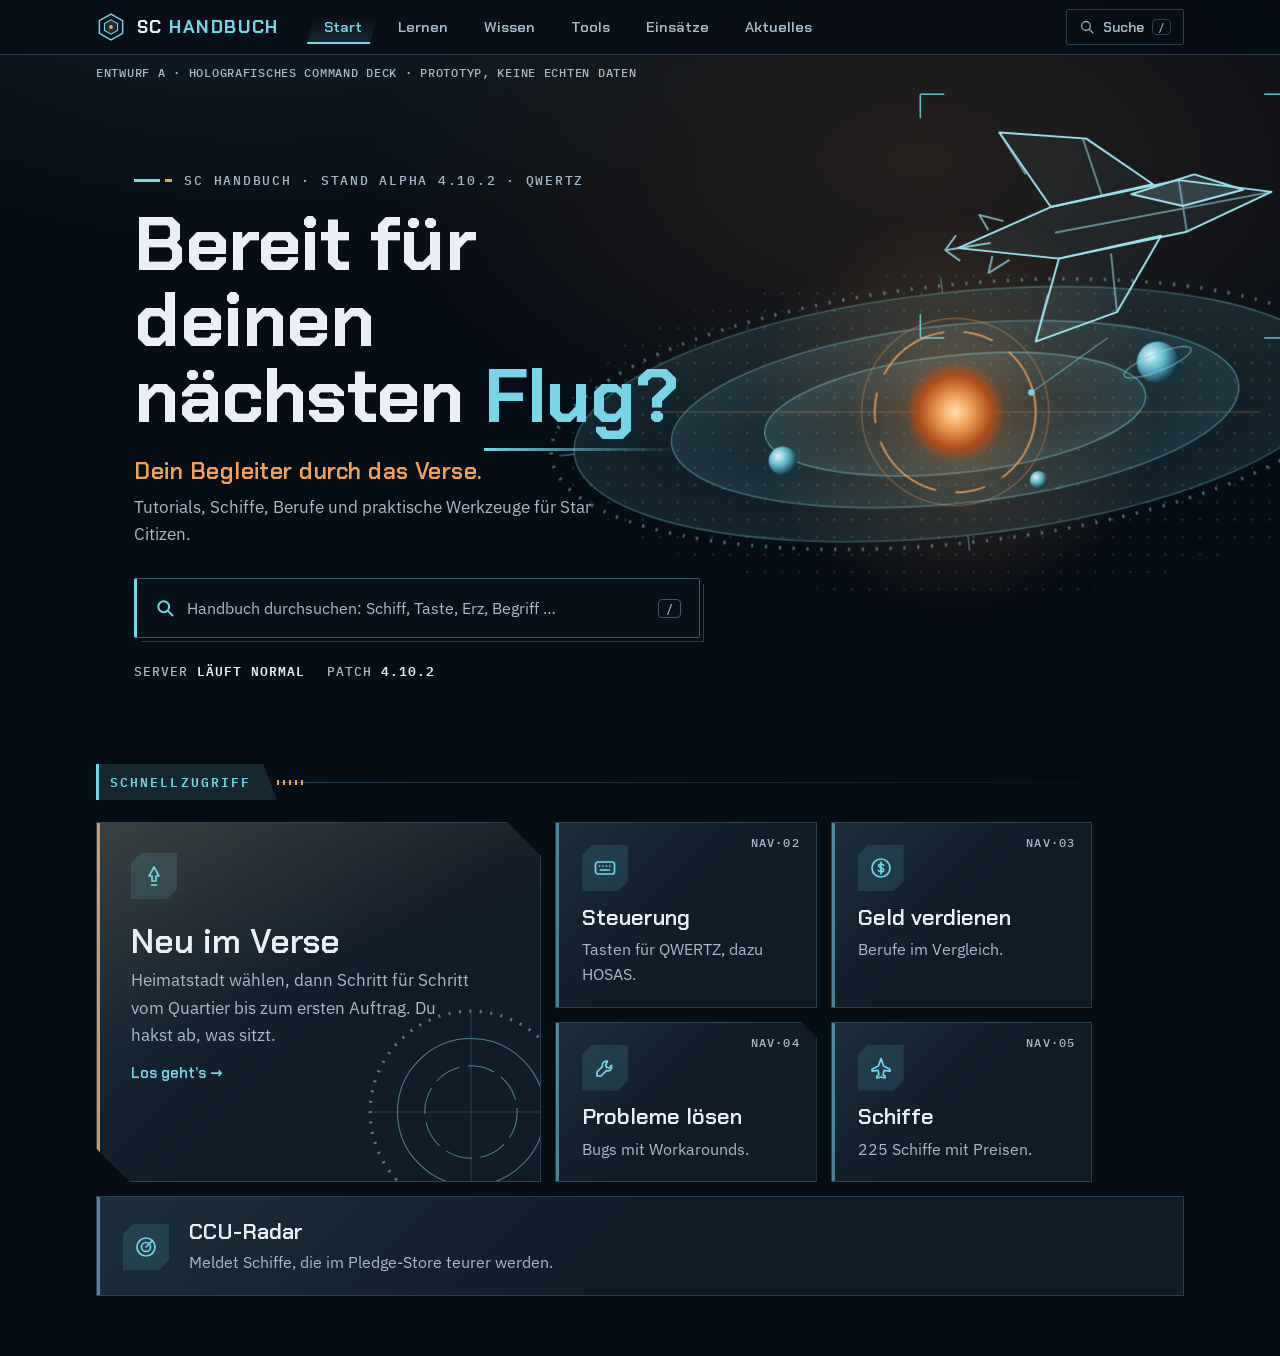
<file: prototypes/command-deck-a.html>
<!doctype html><html lang="de"><head><meta charset="utf-8"><meta name="viewport" content="width=device-width,initial-scale=1">
<title>Entwurf A: Holografisches Command Deck</title><link rel="stylesheet" href="../fonts/fonts.css"><style>
:root { --bg: #070D15; --card: #101B28; --elev: #172536; --line: #2C4155; --tx: #E9EFF5; --tx2: #A9BBCA; --cy: #77D5E8; --cy-s: rgba(119,213,232,.13); --am: #F0A15A; --am-s: rgba(240,161,90,.16);
  --f-d: "Chakra Petch", "Segoe UI", system-ui, sans-serif; --f-b: "IBM Plex Sans", "Segoe UI", system-ui, sans-serif; --f-m: "IBM Plex Mono", ui-monospace, monospace; color-scheme: dark; }
* { box-sizing: border-box; }
body { margin: 0; background: var(--bg); color: var(--tx); font: 16px/1.6 var(--f-b); }
a { color: inherit; text-decoration: none; }
.wrap { max-width: 1120px; margin: 0 auto; padding: 0 16px; }
.nav { position: sticky; top: 0; z-index: 5; background: rgba(8,14,22,.82); backdrop-filter: blur(14px); border-bottom: 1px solid var(--line); }
.nav-in { max-width: 1120px; margin: 0 auto; padding: 9px 16px; display: flex; align-items: center; gap: 14px; }
.brand { display: flex; align-items: center; gap: 11px; font: 700 18px var(--f-d); letter-spacing: .08em; }
.brand b { color: var(--cy); } .brand svg { width: 30px; height: 30px; color: var(--cy); }
.tabs { display: flex; gap: 2px; margin-left: 14px; }
.tabs a { font: 600 14.5px var(--f-d); color: var(--tx2); padding: 8px 17px; clip-path: polygon(9px 0,100% 0,calc(100% - 9px) 100%,0 100%); }
.tabs a.on { color: var(--cy); background: linear-gradient(180deg, transparent 20%, var(--cy-s)); box-shadow: inset 0 -2px 0 var(--cy); }
.nbtn { margin-left: auto; display: inline-flex; align-items: center; gap: 8px; min-height: 36px; padding: 0 12px; border: 1px solid var(--line); border-radius: 2px; color: var(--tx2); font: 600 14px var(--f-d); }
.nbtn kbd { font: 500 11px var(--f-m); border: 1px solid var(--line); padding: 0 5px; border-radius: 4px; }
.ic { width: 24px; height: 24px; fill: none; stroke: currentColor; stroke-width: 1.7; stroke-linecap: round; stroke-linejoin: round; }
.menu { display: none; margin-left: auto; width: 44px; height: 44px; border: 1px solid var(--line); border-radius: 2px; place-items: center; }
.menu svg { width: 22px; height: 22px; }
@media (max-width: 860px) { .tabs, .nbtn { display: none; } .menu { display: grid; } .nav-in { padding: 8px 16px; } }
.note { max-width: 1120px; margin: 0 auto; padding: 10px 16px; font: 500 12px var(--f-m); letter-spacing: .06em; color: var(--tx2); text-transform: uppercase; }
@media (prefers-reduced-motion: reduce) { * { animation: none !important; transition: none !important; } }

/* ===== Variante A: Holografisches Command Deck ===== */
html, body { overflow-x: clip; } body { background: radial-gradient(900px 520px at 72% 160px, rgba(240,161,90,.13), transparent 62%), radial-gradient(1000px 600px at 20% -100px, rgba(119,213,232,.10), transparent 60%), var(--bg); }
.hero { position: relative; max-width: 1360px; margin: 6px auto 0; min-height: 640px; isolation: isolate; }
.scene { position: absolute; right: -15%; top: -30px; width: min(980px, 76%); z-index: -1; color: var(--cy); overflow: visible; }
.scene .lay { transition: transform .5s cubic-bezier(.2,.7,.2,1); will-change: transform; }
.hero-copy { position: relative; z-index: 2; padding: 76px 16px 0 clamp(16px, 3vw, 40px); max-width: 620px; }
.kicker { display: flex; align-items: center; gap: 12px; font: 500 12.5px var(--f-m); letter-spacing: .14em; text-transform: uppercase; color: var(--tx2); }
.kicker i { width: 38px; height: 3px; background: linear-gradient(90deg, var(--cy) 0 26px, transparent 26px 31px, var(--am) 31px); }
h1 { margin: 18px 0 0; font: 700 clamp(40px, 6.4vw, 76px)/1 var(--f-d); letter-spacing: -.01em; text-wrap: balance; }
h1 em { font-style: normal; color: var(--cy); position: relative; white-space: nowrap; }
h1 em::after { content: ""; position: absolute; left: 0; right: 0; bottom: -6px; height: 3px; background: linear-gradient(90deg, var(--cy), transparent); }
.sub { margin: 22px 0 0; font: 600 clamp(18px, 2.2vw, 23px) var(--f-d); color: var(--am); letter-spacing: .02em; }
.lede { margin: 8px 0 0; max-width: 46ch; color: var(--tx2); font-size: 17px; }
.search { position: relative; display: flex; align-items: center; gap: 12px; margin: 30px 0 0; min-height: 60px; padding: 0 18px; max-width: 600px; background: rgba(10,18,28,.78); border: 1px solid #3C5A70; border-left: 3px solid var(--cy); border-radius: 2px; color: var(--tx2); font-size: 16px; }
.search::after { content: ""; position: absolute; inset: 5px -5px -5px 5px; border: 1px solid rgba(119,213,232,.28); border-left: 0; border-top: 0; pointer-events: none; transition: inset .2s, border-color .2s; }
.search:hover::after { inset: 7px -7px -7px 7px; border-color: rgba(119,213,232,.6); }
.search svg { width: 20px; height: 20px; color: var(--cy); flex: none; }
.search kbd { margin-left: auto; font: 500 12px var(--f-m); border: 1px solid #3C5A70; padding: 1px 7px; border-radius: 4px; }
.read { display: flex; flex-wrap: wrap; gap: 6px 22px; margin-top: 22px; font: 500 12.5px var(--f-m); letter-spacing: .08em; text-transform: uppercase; color: var(--tx2); }
.read b { color: var(--tx); font-weight: 600; }
/* Abschnittsübergang */
.sec { display: flex; align-items: center; gap: 0; margin: 28px 0 22px; }
.sec .tab { font: 700 13px var(--f-m); letter-spacing: .16em; text-transform: uppercase; color: var(--cy); padding: 7px 26px 7px 14px; background: var(--cy-s); clip-path: polygon(0 0, calc(100% - 14px) 0, 100% 100%, 0 100%); box-shadow: inset 3px 0 0 var(--cy); }
.sec .ln { flex: 1; height: 1px; background: linear-gradient(90deg, var(--line), transparent); position: relative; }
.sec .ln::before { content: ""; position: absolute; left: 0; top: -2px; width: 30px; height: 5px; background: repeating-linear-gradient(90deg, var(--am) 0 2px, transparent 2px 6px); }
/* Schnellzugriff: große und kleine Flächen */
.deck { display: grid; grid-template-columns: repeat(12, 1fr); gap: 14px; }
.card { position: relative; padding: 22px 22px 20px 26px; background: linear-gradient(135deg, rgba(119,213,232,.10), transparent 50%), var(--card); border: 1px solid var(--line); transition: border-color .2s, background .2s; overflow: hidden; }
.card::before { content: ""; position: absolute; left: 0; top: 0; bottom: 0; width: 3px; background: var(--cy); opacity: .55; }
.card:hover { border-color: var(--cy); }
.card:hover .glow { opacity: 1; }
.glow { position: absolute; inset: 0; opacity: 0; transition: opacity .3s; pointer-events: none; background: radial-gradient(320px 200px at var(--mx, 70%) var(--my, 30%), rgba(119,213,232,.16), transparent 70%); }
.card h3 { margin: 6px 0 6px; font: 600 22px/1.2 var(--f-d); }
.card p { margin: 0; color: var(--tx2); font-size: 15.5px; }
.card .go { display: inline-block; margin-top: 14px; font: 600 15px var(--f-d); color: var(--cy); }
.card .ico { width: 46px; height: 46px; padding: 11px; background: var(--cy-s); color: var(--cy); clip-path: polygon(10px 0,100% 0,100% calc(100% - 10px),calc(100% - 10px) 100%,0 100%,0 10px); }
.big { grid-column: span 5; grid-row: span 2; clip-path: polygon(0 0, calc(100% - 34px) 0, 100% 34px, 100% 100%, 34px 100%, 0 calc(100% - 34px)); padding: 30px 30px 28px 34px; background: linear-gradient(160deg, rgba(240,161,90,.14), transparent 45%), linear-gradient(135deg, rgba(119,213,232,.12), transparent 55%), var(--card); }
.big::before { background: var(--am); opacity: .9; }
.big h3 { font-size: 34px; margin-top: 14px; }
.big p { font-size: 17px; max-width: 34ch; }
.big .rings { position: absolute; right: -36px; bottom: -36px; width: 210px; color: var(--cy); opacity: .55; }
.sm { grid-column: span 3; }
.wide { grid-column: span 12; display: grid; grid-template-columns: auto 1fr; gap: 4px 20px; align-items: center; }
.wide .ico { grid-row: span 2; }
.wide h3 { margin: 0; } .wide p { grid-column: 2; }
.tag { position: absolute; top: 12px; right: 16px; font: 500 11.5px var(--f-m); letter-spacing: .1em; color: var(--tx2); }
.sm:nth-of-type(4) { clip-path: polygon(0 0, calc(100% - 16px) 0, 100% 16px, 100% 100%, 0 100%); }
@media (max-width: 980px) { .big { grid-column: span 12; grid-row: auto; } .sm { grid-column: span 6; } .wide { grid-column: span 12; } }
@media (max-width: 860px) {
  .hero { min-height: 0; margin-top: 8px; }
  .scene { position: relative; display: block; width: 112%; margin: -6px 0 -64px -6%; right: auto; top: 0; }
  .hero-copy { padding: 0 16px; }
  h1 { font-size: 40px; }
  .search { min-height: 56px; margin-top: 24px; } .search::after { inset: 4px -4px -4px 4px; }
}
@media (max-width: 560px) { .sm { grid-column: span 12; } .big { padding: 24px 22px 22px 26px; clip-path: polygon(0 0, calc(100% - 22px) 0, 100% 22px, 100% 100%, 22px 100%, 0 calc(100% - 22px)); } .big h3 { font-size: 28px; } .tag { display: none; } }
/* einmaliger Scan beim Laden, keine Dauerschleife */
.sweep { animation: sweep 1.8s ease-out 1 both .3s; }
@keyframes sweep { 0% { transform: translateX(-120px); opacity: 0; } 15% { opacity: .9; } 100% { transform: translateX(760px); opacity: 0; } }
</style></head><body>
<svg width="0" height="0" style="position:absolute" aria-hidden="true" focusable="false">
  <symbol id="i-launch" viewBox="0 0 24 24"><path d="M12 3l5 9h-3v5h-4v-5H7z"/><path d="M9.5 21h5"/></symbol>
  <symbol id="i-keys" viewBox="0 0 24 24"><rect x="2.5" y="6" width="19" height="12" rx="2.5"/><path d="M6.5 10h.01M10 10h.01M13.5 10h.01M17 10h.01M7.5 14h9"/></symbol>
  <symbol id="i-credits" viewBox="0 0 24 24"><circle cx="12" cy="12" r="9"/><path d="M14.6 9.2c-.5-.8-1.4-1.2-2.5-1.2-1.4 0-2.4.8-2.4 1.9 0 2.5 5 1.3 5 3.9 0 1.2-1.1 2-2.6 2-1.1 0-2.1-.5-2.7-1.4M12 6.2v11.6"/></symbol>
  <symbol id="i-fix" viewBox="0 0 24 24"><path d="M14.6 5.4a4.2 4.2 0 0 0-5.2 5.2L4 16v4h4l5.4-5.4a4.2 4.2 0 0 0 5.2-5.2L16 12l-2.6-.7-.7-2.6z"/></symbol>
  <symbol id="i-plan" viewBox="0 0 24 24"><circle cx="12" cy="12" r="9"/><path d="M15.8 8.2l-2.2 5.4-5.4 2.2 2.2-5.4z"/></symbol>
  <symbol id="i-ore" viewBox="0 0 24 24"><path d="M6.5 4h11L21 9.5 12 20 3 9.5z"/><path d="M3 9.5h18M9 4l3 5.5L15 4"/></symbol>
  <symbol id="i-box" viewBox="0 0 24 24"><path d="M12 3l8 4.5v9L12 21l-8-4.5v-9z"/><path d="M4 7.5l8 4.5 8-4.5M12 12v9"/></symbol>
  <symbol id="i-ship" viewBox="0 0 24 24"><path d="M12 2.5l2.6 7.5 6.4 3.2v2l-6-.9-.9 4.5 2 1.4V22l-4.1-1-4.1 1v-1.8l2-1.4-.9-4.5-6 .9v-2L9.4 10z"/></symbol>
  <symbol id="i-rep" viewBox="0 0 24 24"><path d="M12 3.2l2.7 5.5 6.1.9-4.4 4.3 1 6-5.4-2.8-5.4 2.8 1-6-4.4-4.3 6.1-.9z"/></symbol>
  <symbol id="i-timer" viewBox="0 0 24 24"><circle cx="12" cy="13.5" r="7.5"/><path d="M12 9.5v4l2.6 1.8M9.5 3h5"/></symbol>
  <symbol id="i-radar" viewBox="0 0 24 24"><circle cx="12" cy="12" r="9"/><circle cx="12" cy="12" r="4.5"/><path d="M12 12l6.4-6.4"/></symbol>
  <symbol id="i-book" viewBox="0 0 24 24"><path d="M4 5.5A2.5 2.5 0 0 1 6.5 3H20v15.5H6.5A2.5 2.5 0 0 0 4 21z"/><path d="M4 21V5.5M8.5 7.5h7M8.5 11h5"/></symbol>
  <symbol id="i-target" viewBox="0 0 24 24"><circle cx="12" cy="12" r="8"/><circle cx="12" cy="12" r="2.6"/><path d="M12 2v4M12 18v4M2 12h4M18 12h4"/></symbol>
  <symbol id="i-news" viewBox="0 0 24 24"><path d="M4 5h13v14H6.5A2.5 2.5 0 0 1 4 16.5z"/><path d="M17 9h3v7.5a2.5 2.5 0 0 1-2.5 2.5M7.5 9h6M7.5 12.5h6M7.5 16h3.5"/></symbol>
  <symbol id="i-stick" viewBox="0 0 24 24"><path d="M12 4.5V14M9.2 4.5h5.6M6.5 20h11L16 14.5H8z"/></symbol>
  <symbol id="i-learn" viewBox="0 0 24 24"><path d="M2.5 9L12 4.5 21.5 9 12 13.5z"/><path d="M6.5 11.2v4.6c1.6 1.4 3.4 2.1 5.5 2.1s3.9-.7 5.5-2.1v-4.6"/></symbol>
  <symbol id="i-help" viewBox="0 0 24 24"><circle cx="12" cy="12" r="9"/><circle cx="12" cy="12" r="3.6"/><path d="M5.7 5.7l3.7 3.7M14.6 14.6l3.7 3.7M18.3 5.7l-3.7 3.7M9.4 14.6l-3.7 3.7"/></symbol>
</svg>
<header class="nav"><div class="nav-in">
<a class="brand" href="#"><svg viewBox="0 0 32 32" fill="none" stroke="currentColor" aria-hidden="true"><path d="M16 2.2l12.4 7.1v13.4L16 29.8 3.6 22.7V9.3z" stroke-width="1.6"/><path d="M16 8.4l7 4v7.2l-7 4-7-4v-7.2z" stroke-width="1.2" fill="currentColor" fill-opacity=".16"/><circle cx="16" cy="16" r="2.1" fill="#F0A15A" stroke="none"/></svg><span>SC <b>HANDBUCH</b></span></a>
<nav class="tabs"><a class="on" href="#">Start</a><a href="#">Lernen</a><a href="#">Wissen</a><a href="#">Tools</a><a href="#">Einsätze</a><a href="#">Aktuelles</a></nav>
<a class="nbtn" href="#"><svg class="ic" style="width:16px;height:16px" viewBox="0 0 24 24"><circle cx="10.5" cy="10.5" r="6.5"/><path d="M15.5 15.5 21 21"/></svg>Suche <kbd>/</kbd></a>
<a class="menu" href="#" aria-label="Menü"><svg viewBox="0 0 24 24" fill="none" stroke="currentColor" stroke-width="2.2" stroke-linecap="round"><path d="M4 7h16M4 12h16M4 17h16"/></svg></a>
</div></header>
<div class="note">Entwurf A · Holografisches Command Deck · Prototyp, keine echten Daten</div>
<main class="wrap"><section class="hero">
<svg class="scene" viewBox="0 0 760 540" fill="none" aria-hidden="true" focusable="false">
<defs>
<radialGradient id="sun" cx="50%" cy="50%" r="50%"><stop offset="0" stop-color="#FFE2B3"/><stop offset=".32" stop-color="#F0A15A"/><stop offset=".72" stop-color="#B14E1A"/><stop offset="1" stop-color="#B14E1A" stop-opacity="0"/></radialGradient>
<radialGradient id="halo" cx="50%" cy="50%" r="50%"><stop offset="0" stop-color="#F0A15A" stop-opacity=".42"/><stop offset=".5" stop-color="#F0A15A" stop-opacity=".12"/><stop offset="1" stop-color="#F0A15A" stop-opacity="0"/></radialGradient>
<radialGradient id="pl" cx="35%" cy="32%" r="70%"><stop offset="0" stop-color="#DDF6FB"/><stop offset=".5" stop-color="#5DB6C8"/><stop offset="1" stop-color="#14323F"/></radialGradient>
<radialGradient id="disc" cx="50%" cy="50%" r="50%"><stop offset="0" stop-color="#77D5E8" stop-opacity=".02"/><stop offset="1" stop-color="#77D5E8" stop-opacity=".12"/></radialGradient>
<pattern id="dots" width="16" height="16" patternUnits="userSpaceOnUse"><circle cx="1" cy="1" r=".9" fill="#77D5E8" fill-opacity=".55"/></pattern>
<clipPath id="floor"><ellipse cx="400" cy="340" rx="372" ry="150"/></clipPath>
<linearGradient id="beam" x1="0" x2="1"><stop offset="0" stop-color="#77D5E8" stop-opacity="0"/><stop offset=".7" stop-color="#77D5E8" stop-opacity=".32"/><stop offset="1" stop-color="#BFEFF7" stop-opacity=".9"/></linearGradient>
</defs>
<g class="lay" data-d="4">
  <rect x="20" y="190" width="760" height="300" fill="url(#dots)" clip-path="url(#floor)" opacity=".5"/>
  <g transform="rotate(-6 400 320)">
    <ellipse cx="400" cy="320" rx="352" ry="112" fill="url(#disc)" stroke="currentColor" stroke-opacity=".45"/>
    <ellipse cx="400" cy="320" rx="262" ry="82" fill="url(#disc)" stroke="currentColor" stroke-opacity=".55"/>
    <ellipse cx="400" cy="320" rx="176" ry="54" fill="url(#disc)" stroke="currentColor" stroke-opacity=".65"/>
    <ellipse cx="400" cy="320" rx="352" ry="112" stroke="currentColor" stroke-opacity=".5" stroke-dasharray="2 10" stroke-width="3" transform="translate(0 0) scale(1.06 1.06)" transform-origin="400 320"/>
    <path d="M48 320h-14M752 320h14M400 208v-14M400 432v14" stroke="currentColor" stroke-opacity=".6"/>
  </g>
</g>
<g class="lay" data-d="9">
  <circle cx="400" cy="318" r="190" fill="url(#halo)"/>
  <path d="M120 318H680" stroke="#F0A15A" stroke-opacity=".35" stroke-width="1"/>
  <circle cx="400" cy="318" r="46" fill="url(#sun)"/>
  <circle cx="400" cy="318" r="74" stroke="#F0A15A" stroke-width="1.6" stroke-dasharray="70 18 28 18" stroke-opacity=".9"/>
  <circle cx="400" cy="318" r="86" stroke="#F0A15A" stroke-opacity=".45"/>
  <g transform="rotate(-6 400 320)">
    <circle cx="238" cy="346" r="13" fill="url(#pl)"/>
    <circle cx="590" cy="292" r="19" fill="url(#pl)"/><ellipse cx="590" cy="292" rx="33" ry="8" stroke="currentColor" stroke-opacity=".7" transform="rotate(-16 590 292)"/>
    <circle cx="470" cy="388" r="8" fill="url(#pl)"/>
  </g>
</g>
<g class="lay" data-d="16">
  <g transform="translate(380 36) rotate(-9 110 75) scale(1.5)" color="#9BE3F0"><g class="ship" stroke="currentColor" stroke-width="1.2" stroke-linejoin="round" fill="none">
<path d="M10 78L70 62L150 58L205 74L150 90L70 94Z" fill="currentColor" fill-opacity=".07"/>
<path d="M120 62L160 56L188 70L150 74Z" fill="currentColor" fill-opacity=".16"/>
<path d="M70 62L46 12L98 24L134 58Z" fill="currentColor" fill-opacity=".05"/>
<path d="M70 94L48 142L100 132L134 90Z" fill="currentColor" fill-opacity=".05"/>
<path d="M10 70L2 78L10 86M2 78H30" opacity=".8"/>
<path d="M70 78L205 74M96 24L102 60M100 132L102 96M46 12L58 40M48 142L60 114M150 58L150 90" opacity=".55"/>
<path d="M30 70L26 60L40 66M30 86L26 96L40 90" opacity=".7"/>
</g></g>
  <g stroke="#77D5E8" stroke-opacity=".9" stroke-width="1.4"><path d="M368 26h22M368 26v22M706 26h-22M706 26v22M368 250h22M368 250v-22M706 250h-22M706 250v-22"/></g>
  <path d="M540 250L470 300" stroke="#77D5E8" stroke-opacity=".6"/><circle cx="470" cy="300" r="3" fill="#77D5E8"/>
  <path d="M706 132h20l14 14h18" stroke="#F0A15A" stroke-opacity=".8"/><circle cx="750" cy="148" r="3" fill="#F0A15A"/>
</g>
<g clip-path="url(#floor)"><rect class="sweep" x="0" y="150" width="110" height="260" fill="url(#beam)" opacity="0"/></g>
</svg>
<div class="hero-copy">
<div class="kicker"><i></i>SC HANDBUCH · Stand Alpha 4.10.2 · QWERTZ</div>
<h1>Bereit für deinen nächsten <em>Flug?</em></h1>
<p class="sub">Dein Begleiter durch das Verse.</p>
<p class="lede">Tutorials, Schiffe, Berufe und praktische Werkzeuge für Star Citizen.</p>
<a class="search" href="#"><svg viewBox="0 0 24 24" fill="none" stroke="currentColor" stroke-width="2.4" stroke-linecap="round"><circle cx="10.5" cy="10.5" r="6.5"/><path d="M15.5 15.5 21 21"/></svg><span>Handbuch durchsuchen: Schiff, Taste, Erz, Begriff …</span><kbd>/</kbd></a>
<div class="read"><span>Server <b>läuft normal</b></span><span>Patch <b>4.10.2</b></span></div>
</div>
</section>
<div class="sec"><span class="tab">Schnellzugriff</span><span class="ln"></span></div>
<div class="deck">
<a class="card big" href="#"><span class="glow"></span><svg class="rings" viewBox="0 0 200 200" fill="none" stroke="currentColor"><circle cx="100" cy="100" r="96" stroke-dasharray="2 8" stroke-width="3"/><circle cx="100" cy="100" r="70"/><circle cx="100" cy="100" r="44" stroke-dasharray="26 8"/><path d="M100 4v192M4 100h192" stroke-opacity=".4"/></svg><svg class="ic ico" viewBox="0 0 24 24"><use href="#i-launch"/></svg><h3>Neu im Verse</h3><p>Heimatstadt wählen, dann Schritt für Schritt vom Quartier bis zum ersten Auftrag. Du hakst ab, was sitzt.</p><span class="go">Los geht’s →</span></a>
<a class="card sm" href="#"><span class="glow"></span><span class="tag">NAV·02</span><svg class="ic ico" viewBox="0 0 24 24"><use href="#i-keys"/></svg><h3>Steuerung</h3><p>Tasten für QWERTZ, dazu HOSAS.</p></a>
<a class="card sm" href="#"><span class="glow"></span><span class="tag">NAV·03</span><svg class="ic ico" viewBox="0 0 24 24"><use href="#i-credits"/></svg><h3>Geld verdienen</h3><p>Berufe im Vergleich.</p></a>
<a class="card sm" href="#"><span class="glow"></span><span class="tag">NAV·04</span><svg class="ic ico" viewBox="0 0 24 24"><use href="#i-fix"/></svg><h3>Probleme lösen</h3><p>Bugs mit Workarounds.</p></a>
<a class="card sm" href="#"><span class="glow"></span><span class="tag">NAV·05</span><svg class="ic ico" viewBox="0 0 24 24"><use href="#i-ship"/></svg><h3>Schiffe</h3><p>225 Schiffe mit Preisen.</p></a>
<a class="card wide" href="#"><span class="glow"></span><svg class="ic ico" viewBox="0 0 24 24"><use href="#i-radar"/></svg><h3>CCU-Radar</h3><p>Meldet Schiffe, die im Pledge-Store teurer werden.</p></a>
</div>
<div style="height:60px"></div>
</main>
<script>
(function(){
 var rm=matchMedia('(prefers-reduced-motion: reduce)').matches, fine=matchMedia('(pointer:fine)').matches;
 if(!rm&&fine){var h=document.querySelector('.hero'),L=[].slice.call(h.querySelectorAll('.lay'));
  h.addEventListener('pointermove',function(e){var r=h.getBoundingClientRect(),x=(e.clientX-r.left)/r.width-.5,y=(e.clientY-r.top)/r.height-.5;L.forEach(function(l){var d=+l.dataset.d;l.style.transform='translate('+(x*d*-1.6).toFixed(1)+'px,'+(y*d*-1.2).toFixed(1)+'px)';});});
  h.addEventListener('pointerleave',function(){L.forEach(function(l){l.style.transform='';});});}
 [].forEach.call(document.querySelectorAll('.card'),function(c){c.addEventListener('pointermove',function(e){var r=c.getBoundingClientRect();c.style.setProperty('--mx',(e.clientX-r.left)+'px');c.style.setProperty('--my',(e.clientY-r.top)+'px');});});
})();
</script></body></html>
</file>
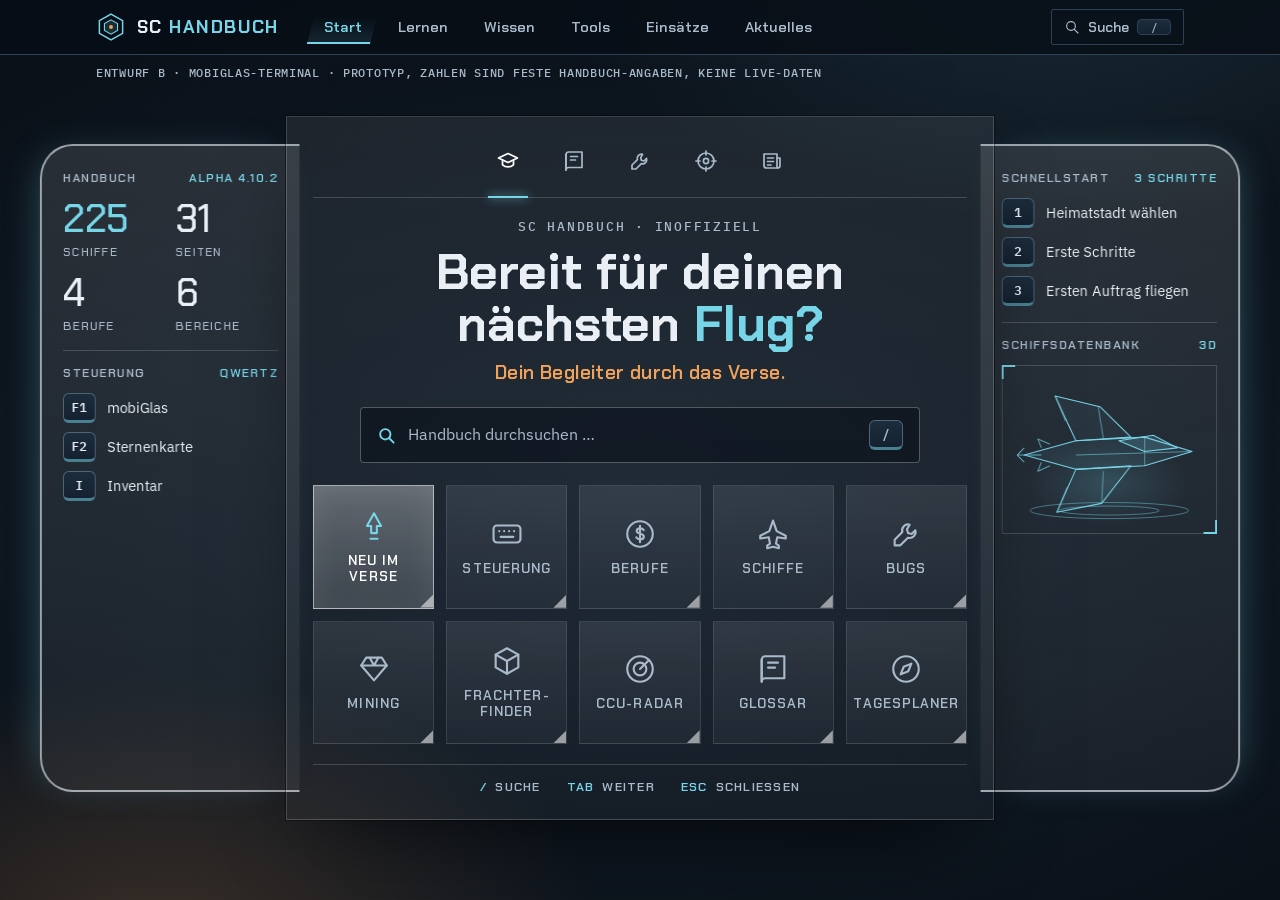
<file: prototypes/command-deck-b.html>
<!doctype html><html lang="de"><head><meta charset="utf-8"><meta name="viewport" content="width=device-width,initial-scale=1">
<title>Entwurf B: mobiGlas-Terminal</title><link rel="stylesheet" href="../fonts/fonts.css"><style>
:root { --bg: #070D15; --card: #101B28; --elev: #172536; --line: #2C4155; --tx: #E9EFF5; --tx2: #A9BBCA; --cy: #77D5E8; --cy-s: rgba(119,213,232,.13); --am: #F0A15A; --am-s: rgba(240,161,90,.16);
  --f-d: "Chakra Petch", "Segoe UI", system-ui, sans-serif; --f-b: "IBM Plex Sans", "Segoe UI", system-ui, sans-serif; --f-m: "IBM Plex Mono", ui-monospace, monospace; color-scheme: dark; }
* { box-sizing: border-box; }
body { margin: 0; background: var(--bg); color: var(--tx); font: 16px/1.6 var(--f-b); }
a { color: inherit; text-decoration: none; }
.wrap { max-width: 1120px; margin: 0 auto; padding: 0 16px; }
.nav { position: sticky; top: 0; z-index: 5; background: rgba(8,14,22,.82); backdrop-filter: blur(14px); border-bottom: 1px solid var(--line); }
.nav-in { max-width: 1120px; margin: 0 auto; padding: 9px 16px; display: flex; align-items: center; gap: 14px; }
.brand { display: flex; align-items: center; gap: 11px; font: 700 18px var(--f-d); letter-spacing: .08em; }
.brand b { color: var(--cy); } .brand svg { width: 30px; height: 30px; color: var(--cy); }
.tabs { display: flex; gap: 2px; margin-left: 14px; }
.tabs a { font: 600 14.5px var(--f-d); color: var(--tx2); padding: 8px 17px; clip-path: polygon(9px 0,100% 0,calc(100% - 9px) 100%,0 100%); }
.tabs a.on { color: var(--cy); background: linear-gradient(180deg, transparent 20%, var(--cy-s)); box-shadow: inset 0 -2px 0 var(--cy); }
.nbtn { margin-left: auto; display: inline-flex; align-items: center; gap: 8px; min-height: 36px; padding: 0 12px; border: 1px solid var(--line); border-radius: 2px; color: var(--tx2); font: 600 14px var(--f-d); }
.nbtn kbd { font: 500 11px var(--f-m); border: 1px solid var(--line); padding: 0 5px; border-radius: 4px; }
.ic { width: 24px; height: 24px; fill: none; stroke: currentColor; stroke-width: 1.7; stroke-linecap: round; stroke-linejoin: round; }
.menu { display: none; margin-left: auto; width: 44px; height: 44px; border: 1px solid var(--line); border-radius: 2px; place-items: center; }
.menu svg { width: 22px; height: 22px; }
@media (max-width: 860px) { .tabs, .nbtn { display: none; } .menu { display: grid; } .nav-in { padding: 8px 16px; } }
.note { max-width: 1120px; margin: 0 auto; padding: 10px 16px; font: 500 12px var(--f-m); letter-spacing: .06em; color: var(--tx2); text-transform: uppercase; }
@media (prefers-reduced-motion: reduce) { * { animation: none !important; transition: none !important; } }

/* ===== Variante B: mobiGlas-Terminal ===== */
:root { --gl: rgba(255,255,255,.055); --gl2: rgba(255,255,255,.12); --gb: rgba(255,255,255,.17); --fr: rgba(231,240,247,.62); }
body { background:
  radial-gradient(700px 420px at 12% 105%, rgba(240,161,90,.20), transparent 65%),
  radial-gradient(900px 480px at 85% -8%, rgba(119,213,232,.15), transparent 62%),
  radial-gradient(1200px 700px at 50% 55%, #14202D, transparent 80%), #0A1018; overflow-x: clip; min-height: 100vh; }
html { background: #0A1018; }
.stage { max-width: 1280px; margin: 26px auto 0; padding: 0 16px; perspective: 1500px; }
.term { display: grid; grid-template-columns: 270px minmax(0, 1fr) 270px; gap: 0; align-items: stretch; }
/* Seitenpanels: offene Klammerrahmen, nach innen geneigt */
.side { position: relative; padding: 24px 22px 22px; display: flex; flex-direction: column; gap: 0; background: linear-gradient(180deg, var(--gl2), var(--gl)); }
.side.l { border: 2px solid var(--fr); border-right: 0; border-radius: 34px 0 0 34px; transform: rotateY(16deg) translateX(14px); transform-origin: right center; margin: 28px 0; box-shadow: -12px 0 40px -18px rgba(119,213,232,.4); }
.side.r { border: 2px solid var(--fr); border-left: 0; border-radius: 0 34px 34px 0; transform: rotateY(-16deg) translateX(-14px); transform-origin: left center; margin: 28px 0; box-shadow: 12px 0 40px -18px rgba(119,213,232,.4); }
.blk { padding: 14px 0 16px; border-top: 1px solid var(--gb); }
.blk:first-child { border-top: 0; padding-top: 0; }
.lab { font: 600 12.5px var(--f-d); letter-spacing: .12em; text-transform: uppercase; color: var(--tx2); display: flex; justify-content: space-between; }
.lab b { color: var(--cy); font-weight: 600; }
.nums { display: grid; grid-template-columns: 1fr 1fr; gap: 12px 10px; margin-top: 12px; }
.num { font: 300 40px/1 var(--f-d); color: var(--tx); letter-spacing: -.01em; }
.num small { display: block; margin-top: 6px; font: 500 12.5px var(--f-d); letter-spacing: .1em; text-transform: uppercase; color: var(--tx2); }
.num.cy { color: var(--cy); }
.keys { display: flex; flex-direction: column; gap: 9px; margin-top: 12px; }
.keys div { display: flex; align-items: center; gap: 12px; font-size: 15px; color: var(--tx); }
kbd { font: 600 13px var(--f-m); min-width: 34px; text-align: center; padding: 2px 8px; border-radius: 6px; border: 1px solid #4B6579; border-bottom: 3px solid rgba(119,213,232,.5); background: linear-gradient(180deg, #1D2D3D, #142130); }
.holo { position: relative; margin-top: 12px; padding: 12px 8px; color: var(--cy); border: 1px solid var(--gb); background: radial-gradient(120px 60px at 50% 70%, rgba(119,213,232,.16), transparent 70%); }
.holo::before, .holo::after { content: ""; position: absolute; width: 12px; height: 12px; border: 2px solid var(--cy); }
.holo::before { left: -1px; top: -1px; border-right: 0; border-bottom: 0; } .holo::after { right: -1px; bottom: -1px; border-left: 0; border-top: 0; }
.holo svg { width: 100%; display: block; }
/* Mitte */
.center { position: relative; z-index: 2; padding: 22px 26px 24px; background: linear-gradient(180deg, rgba(255,255,255,.075), rgba(255,255,255,.03)); border: 1px solid var(--gb); box-shadow: 0 40px 90px -40px rgba(0,0,0,.8), 0 0 0 1px rgba(0,0,0,.4); }
.tabstrip { display: flex; justify-content: center; gap: 14px; padding-bottom: 14px; margin-bottom: 20px; border-bottom: 1px solid var(--gb); }
.tabstrip a { position: relative; width: 52px; height: 44px; display: grid; place-items: center; color: var(--tx2); }
.tabstrip a.on { color: #fff; } .tabstrip a.on::after { content: ""; position: absolute; left: 6px; right: 6px; bottom: -15px; height: 2px; background: var(--cy); box-shadow: 0 0 10px var(--cy); }
.tabstrip a:hover { color: #fff; }
.tabstrip svg { width: 24px; height: 24px; }
.kicker { font: 500 12.5px var(--f-m); letter-spacing: .14em; text-transform: uppercase; color: var(--tx2); text-align: center; }
h1 { margin: 12px 0 0; text-align: center; font: 700 clamp(32px, 4vw, 50px)/1.04 var(--f-d); text-wrap: balance; }
h1 em { font-style: normal; color: var(--cy); }
.sub { margin: 10px 0 0; text-align: center; font: 600 19px var(--f-d); color: var(--am); letter-spacing: .02em; }
.search { display: flex; align-items: center; gap: 12px; margin: 22px auto 0; min-height: 56px; padding: 0 16px; max-width: 560px; background: rgba(8,14,22,.55); border: 1px solid rgba(255,255,255,.28); border-radius: 4px; color: var(--tx2); }
.search svg { width: 19px; height: 19px; color: var(--cy); flex: none; } .search kbd { margin-left: auto; }
.grid { display: grid; grid-template-columns: repeat(5, 1fr); gap: 12px; margin-top: 22px; }
.tile { position: relative; aspect-ratio: 1 / 1.02; display: flex; flex-direction: column; align-items: center; justify-content: center; gap: 10px; padding: 8px; text-align: center; color: var(--tx2); background: linear-gradient(180deg, rgba(255,255,255,.09), rgba(255,255,255,.035)); border: 1px solid rgba(255,255,255,.1); overflow: hidden; transition: background .2s, color .2s, border-color .2s; }
.tile::after { content: ""; position: absolute; right: 0; bottom: 0; width: 13px; height: 13px; background: rgba(255,255,255,.55); clip-path: polygon(100% 0, 100% 100%, 0 100%); }
.tile svg { width: 34px; height: 34px; stroke-width: 1.5; }
.tile span { font: 600 13.5px/1.2 var(--f-d); letter-spacing: .08em; text-transform: uppercase; }
.tile::before { content: ""; position: absolute; inset: 0; background: radial-gradient(150px 110px at var(--mx, 50%) var(--my, 40%), rgba(255,255,255,.2), transparent 70%); opacity: 0; transition: opacity .25s; }
.tile:hover { color: #fff; border-color: rgba(255,255,255,.4); } .tile:hover::before { opacity: 1; }
.tile.sel { color: #fff; background: linear-gradient(180deg, rgba(255,255,255,.3), rgba(255,255,255,.14)); border-color: rgba(255,255,255,.55); box-shadow: inset 0 0 30px rgba(255,255,255,.1); }
.tile.sel svg { color: var(--cy); }
.hint { display: flex; justify-content: center; flex-wrap: wrap; gap: 8px 26px; margin-top: 20px; padding-top: 14px; border-top: 1px solid var(--gb); font: 600 12.5px var(--f-d); letter-spacing: .1em; text-transform: uppercase; color: var(--tx2); }
.hint b { color: var(--cy); font-weight: 600; margin-right: 8px; }
@media (max-width: 1180px) { .term { grid-template-columns: 220px minmax(0, 1fr) 220px; } .grid { gap: 10px; } .tile span { font-size: 13px; } }
@media (max-width: 980px) {
  .stage { perspective: none; margin-top: 12px; }
  .term { grid-template-columns: 1fr; gap: 14px; }
  .center { order: -1; padding: 16px 14px 18px; }
  .side.l, .side.r { transform: none; margin: 0; border: 1px solid var(--gb); border-radius: 18px; box-shadow: none; padding: 18px 18px 16px; }
  .grid { grid-template-columns: repeat(3, 1fr); }
  .tile:nth-child(10) { display: none; }
}
@media (max-width: 560px) { .tabstrip { gap: 4px; } .tabstrip a { width: 48px; } h1 { font-size: 32px; } .sub { font-size: 17px; } .tile svg { width: 30px; height: 30px; } .tile span { font-size: 12.5px; letter-spacing: .05em; } .hint { display: none; } .search { min-height: 54px; } }
</style></head><body>
<svg width="0" height="0" style="position:absolute" aria-hidden="true" focusable="false">
  <symbol id="i-launch" viewBox="0 0 24 24"><path d="M12 3l5 9h-3v5h-4v-5H7z"/><path d="M9.5 21h5"/></symbol>
  <symbol id="i-keys" viewBox="0 0 24 24"><rect x="2.5" y="6" width="19" height="12" rx="2.5"/><path d="M6.5 10h.01M10 10h.01M13.5 10h.01M17 10h.01M7.5 14h9"/></symbol>
  <symbol id="i-credits" viewBox="0 0 24 24"><circle cx="12" cy="12" r="9"/><path d="M14.6 9.2c-.5-.8-1.4-1.2-2.5-1.2-1.4 0-2.4.8-2.4 1.9 0 2.5 5 1.3 5 3.9 0 1.2-1.1 2-2.6 2-1.1 0-2.1-.5-2.7-1.4M12 6.2v11.6"/></symbol>
  <symbol id="i-fix" viewBox="0 0 24 24"><path d="M14.6 5.4a4.2 4.2 0 0 0-5.2 5.2L4 16v4h4l5.4-5.4a4.2 4.2 0 0 0 5.2-5.2L16 12l-2.6-.7-.7-2.6z"/></symbol>
  <symbol id="i-plan" viewBox="0 0 24 24"><circle cx="12" cy="12" r="9"/><path d="M15.8 8.2l-2.2 5.4-5.4 2.2 2.2-5.4z"/></symbol>
  <symbol id="i-ore" viewBox="0 0 24 24"><path d="M6.5 4h11L21 9.5 12 20 3 9.5z"/><path d="M3 9.5h18M9 4l3 5.5L15 4"/></symbol>
  <symbol id="i-box" viewBox="0 0 24 24"><path d="M12 3l8 4.5v9L12 21l-8-4.5v-9z"/><path d="M4 7.5l8 4.5 8-4.5M12 12v9"/></symbol>
  <symbol id="i-ship" viewBox="0 0 24 24"><path d="M12 2.5l2.6 7.5 6.4 3.2v2l-6-.9-.9 4.5 2 1.4V22l-4.1-1-4.1 1v-1.8l2-1.4-.9-4.5-6 .9v-2L9.4 10z"/></symbol>
  <symbol id="i-rep" viewBox="0 0 24 24"><path d="M12 3.2l2.7 5.5 6.1.9-4.4 4.3 1 6-5.4-2.8-5.4 2.8 1-6-4.4-4.3 6.1-.9z"/></symbol>
  <symbol id="i-timer" viewBox="0 0 24 24"><circle cx="12" cy="13.5" r="7.5"/><path d="M12 9.5v4l2.6 1.8M9.5 3h5"/></symbol>
  <symbol id="i-radar" viewBox="0 0 24 24"><circle cx="12" cy="12" r="9"/><circle cx="12" cy="12" r="4.5"/><path d="M12 12l6.4-6.4"/></symbol>
  <symbol id="i-book" viewBox="0 0 24 24"><path d="M4 5.5A2.5 2.5 0 0 1 6.5 3H20v15.5H6.5A2.5 2.5 0 0 0 4 21z"/><path d="M4 21V5.5M8.5 7.5h7M8.5 11h5"/></symbol>
  <symbol id="i-target" viewBox="0 0 24 24"><circle cx="12" cy="12" r="8"/><circle cx="12" cy="12" r="2.6"/><path d="M12 2v4M12 18v4M2 12h4M18 12h4"/></symbol>
  <symbol id="i-news" viewBox="0 0 24 24"><path d="M4 5h13v14H6.5A2.5 2.5 0 0 1 4 16.5z"/><path d="M17 9h3v7.5a2.5 2.5 0 0 1-2.5 2.5M7.5 9h6M7.5 12.5h6M7.5 16h3.5"/></symbol>
  <symbol id="i-stick" viewBox="0 0 24 24"><path d="M12 4.5V14M9.2 4.5h5.6M6.5 20h11L16 14.5H8z"/></symbol>
  <symbol id="i-learn" viewBox="0 0 24 24"><path d="M2.5 9L12 4.5 21.5 9 12 13.5z"/><path d="M6.5 11.2v4.6c1.6 1.4 3.4 2.1 5.5 2.1s3.9-.7 5.5-2.1v-4.6"/></symbol>
  <symbol id="i-help" viewBox="0 0 24 24"><circle cx="12" cy="12" r="9"/><circle cx="12" cy="12" r="3.6"/><path d="M5.7 5.7l3.7 3.7M14.6 14.6l3.7 3.7M18.3 5.7l-3.7 3.7M9.4 14.6l-3.7 3.7"/></symbol>
</svg>
<header class="nav"><div class="nav-in">
<a class="brand" href="#"><svg viewBox="0 0 32 32" fill="none" stroke="currentColor" aria-hidden="true"><path d="M16 2.2l12.4 7.1v13.4L16 29.8 3.6 22.7V9.3z" stroke-width="1.6"/><path d="M16 8.4l7 4v7.2l-7 4-7-4v-7.2z" stroke-width="1.2" fill="currentColor" fill-opacity=".16"/><circle cx="16" cy="16" r="2.1" fill="#F0A15A" stroke="none"/></svg><span>SC <b>HANDBUCH</b></span></a>
<nav class="tabs"><a class="on" href="#">Start</a><a href="#">Lernen</a><a href="#">Wissen</a><a href="#">Tools</a><a href="#">Einsätze</a><a href="#">Aktuelles</a></nav>
<a class="nbtn" href="#"><svg class="ic" style="width:16px;height:16px" viewBox="0 0 24 24"><circle cx="10.5" cy="10.5" r="6.5"/><path d="M15.5 15.5 21 21"/></svg>Suche <kbd>/</kbd></a>
<a class="menu" href="#" aria-label="Menü"><svg viewBox="0 0 24 24" fill="none" stroke="currentColor" stroke-width="2.2" stroke-linecap="round"><path d="M4 7h16M4 12h16M4 17h16"/></svg></a>
</div></header>
<div class="note">Entwurf B · mobiGlas-Terminal · Prototyp, Zahlen sind feste Handbuch-Angaben, keine Live-Daten</div>
<main class="stage" style="padding-bottom:60px"><div class="term">
<aside class="side l" aria-label="Handbuch in Zahlen">
 <div class="blk"><div class="lab">Handbuch<b>Alpha 4.10.2</b></div>
  <div class="nums"><div class="num cy">225<small>Schiffe</small></div><div class="num">31<small>Seiten</small></div><div class="num">4<small>Berufe</small></div><div class="num">6<small>Bereiche</small></div></div></div>
 <div class="blk"><div class="lab">Steuerung<b>QWERTZ</b></div>
  <div class="keys"><div><kbd>F1</kbd>mobiGlas</div><div><kbd>F2</kbd>Sternenkarte</div><div><kbd>I</kbd>Inventar</div></div></div>
</aside>
<section class="center">
 <nav class="tabstrip" aria-label="Bereiche"><a class="on" href="#"><svg class="ic" viewBox="0 0 24 24"><use href="#i-learn"/></svg></a><a class="" href="#"><svg class="ic" viewBox="0 0 24 24"><use href="#i-book"/></svg></a><a class="" href="#"><svg class="ic" viewBox="0 0 24 24"><use href="#i-fix"/></svg></a><a class="" href="#"><svg class="ic" viewBox="0 0 24 24"><use href="#i-target"/></svg></a><a class="" href="#"><svg class="ic" viewBox="0 0 24 24"><use href="#i-news"/></svg></a></nav>
 <div class="kicker">SC HANDBUCH · Inoffiziell</div>
 <h1>Bereit für deinen nächsten <em>Flug?</em></h1>
 <p class="sub">Dein Begleiter durch das Verse.</p>
 <a class="search" href="#"><svg viewBox="0 0 24 24" fill="none" stroke="currentColor" stroke-width="2.4" stroke-linecap="round"><circle cx="10.5" cy="10.5" r="6.5"/><path d="M15.5 15.5 21 21"/></svg><span>Handbuch durchsuchen …</span><kbd>/</kbd></a>
 <div class="grid"><a class="tile sel" href="#"><svg class="ic" viewBox="0 0 24 24"><use href="#i-launch"/></svg><span>Neu im Verse</span></a><a class="tile" href="#"><svg class="ic" viewBox="0 0 24 24"><use href="#i-keys"/></svg><span>Steuerung</span></a><a class="tile" href="#"><svg class="ic" viewBox="0 0 24 24"><use href="#i-credits"/></svg><span>Berufe</span></a><a class="tile" href="#"><svg class="ic" viewBox="0 0 24 24"><use href="#i-ship"/></svg><span>Schiffe</span></a><a class="tile" href="#"><svg class="ic" viewBox="0 0 24 24"><use href="#i-fix"/></svg><span>Bugs</span></a><a class="tile" href="#"><svg class="ic" viewBox="0 0 24 24"><use href="#i-ore"/></svg><span>Mining</span></a><a class="tile" href="#"><svg class="ic" viewBox="0 0 24 24"><use href="#i-box"/></svg><span>Frachter-Finder</span></a><a class="tile" href="#"><svg class="ic" viewBox="0 0 24 24"><use href="#i-radar"/></svg><span>CCU-Radar</span></a><a class="tile" href="#"><svg class="ic" viewBox="0 0 24 24"><use href="#i-book"/></svg><span>Glossar</span></a><a class="tile" href="#"><svg class="ic" viewBox="0 0 24 24"><use href="#i-plan"/></svg><span>Tagesplaner</span></a></div>
 <div class="hint"><span><b>/</b>Suche</span><span><b>Tab</b>Weiter</span><span><b>Esc</b>Schließen</span></div>
</section>
<aside class="side r" aria-label="Schnellstart">
 <div class="blk"><div class="lab">Schnellstart<b>3 Schritte</b></div>
  <div class="keys"><div><kbd>1</kbd>Heimatstadt wählen</div><div><kbd>2</kbd>Erste Schritte</div><div><kbd>3</kbd>Ersten Auftrag fliegen</div></div></div>
 <div class="blk"><div class="lab">Schiffsdatenbank<b>3D</b></div><div class="holo"><svg viewBox="0 0 230 160" fill="none" aria-hidden="true"><g transform="translate(6 8)"><g class="ship" stroke="currentColor" stroke-width="1.2" stroke-linejoin="round" fill="none">
<path d="M10 78L70 62L150 58L205 74L150 90L70 94Z" fill="currentColor" fill-opacity=".07"/>
<path d="M120 62L160 56L188 70L150 74Z" fill="currentColor" fill-opacity=".16"/>
<path d="M70 62L46 12L98 24L134 58Z" fill="currentColor" fill-opacity=".05"/>
<path d="M70 94L48 142L100 132L134 90Z" fill="currentColor" fill-opacity=".05"/>
<path d="M10 70L2 78L10 86M2 78H30" opacity=".8"/>
<path d="M70 78L205 74M96 24L102 60M100 132L102 96M46 12L58 40M48 142L60 114M150 58L150 90" opacity=".55"/>
<path d="M30 70L26 60L40 66M30 86L26 96L40 90" opacity=".7"/>
</g></g><ellipse cx="115" cy="148" rx="92" ry="9" stroke="currentColor" stroke-opacity=".5"/><ellipse cx="115" cy="148" rx="58" ry="5" stroke="currentColor" stroke-opacity=".5"/></svg></div></div>
</aside>
</div></main>
<script>
(function(){ [].forEach.call(document.querySelectorAll('.tile'),function(c){c.addEventListener('pointermove',function(e){var r=c.getBoundingClientRect();c.style.setProperty('--mx',(e.clientX-r.left)+'px');c.style.setProperty('--my',(e.clientY-r.top)+'px');});}); })();
</script></body></html>
</file>
<file: fonts/fonts.css>
/* Schriften lokal statt von Google Fonts, damit beim Seitenaufruf keine Daten an Google gehen.
   Chakra Petch, IBM Plex Sans und IBM Plex Mono: SIL Open Font License 1.1 (siehe OFL-*.txt). Nur Latin und Latin-Ext. */
/* Chakra Petch 500 latin-ext */
@font-face {
  font-family: 'Chakra Petch';
  font-style: normal;
  font-weight: 500;
  font-display: swap;
  src: url(chakra-petch-500-latin-ext.woff2) format('woff2');
  unicode-range: U+0100-02BA, U+02BD-02C5, U+02C7-02CC, U+02CE-02D7, U+02DD-02FF, U+0304, U+0308, U+0329, U+1D00-1DBF, U+1E00-1E9F, U+1EF2-1EFF, U+2020, U+20A0-20AB, U+20AD-20C4, U+2113, U+2C60-2C7F, U+A720-A7FF;
}
/* Chakra Petch 500 latin */
@font-face {
  font-family: 'Chakra Petch';
  font-style: normal;
  font-weight: 500;
  font-display: swap;
  src: url(chakra-petch-500-latin.woff2) format('woff2');
  unicode-range: U+0000-00FF, U+0131, U+0152-0153, U+02BB-02BC, U+02C6, U+02DA, U+02DC, U+0304, U+0308, U+0329, U+2000-206F, U+20AC, U+2122, U+2191, U+2193, U+2212, U+2215, U+FEFF, U+FFFD;
}
/* Chakra Petch 600 latin-ext */
@font-face {
  font-family: 'Chakra Petch';
  font-style: normal;
  font-weight: 600;
  font-display: swap;
  src: url(chakra-petch-600-latin-ext.woff2) format('woff2');
  unicode-range: U+0100-02BA, U+02BD-02C5, U+02C7-02CC, U+02CE-02D7, U+02DD-02FF, U+0304, U+0308, U+0329, U+1D00-1DBF, U+1E00-1E9F, U+1EF2-1EFF, U+2020, U+20A0-20AB, U+20AD-20C4, U+2113, U+2C60-2C7F, U+A720-A7FF;
}
/* Chakra Petch 600 latin */
@font-face {
  font-family: 'Chakra Petch';
  font-style: normal;
  font-weight: 600;
  font-display: swap;
  src: url(chakra-petch-600-latin.woff2) format('woff2');
  unicode-range: U+0000-00FF, U+0131, U+0152-0153, U+02BB-02BC, U+02C6, U+02DA, U+02DC, U+0304, U+0308, U+0329, U+2000-206F, U+20AC, U+2122, U+2191, U+2193, U+2212, U+2215, U+FEFF, U+FFFD;
}
/* Chakra Petch 700 latin-ext */
@font-face {
  font-family: 'Chakra Petch';
  font-style: normal;
  font-weight: 700;
  font-display: swap;
  src: url(chakra-petch-700-latin-ext.woff2) format('woff2');
  unicode-range: U+0100-02BA, U+02BD-02C5, U+02C7-02CC, U+02CE-02D7, U+02DD-02FF, U+0304, U+0308, U+0329, U+1D00-1DBF, U+1E00-1E9F, U+1EF2-1EFF, U+2020, U+20A0-20AB, U+20AD-20C4, U+2113, U+2C60-2C7F, U+A720-A7FF;
}
/* Chakra Petch 700 latin */
@font-face {
  font-family: 'Chakra Petch';
  font-style: normal;
  font-weight: 700;
  font-display: swap;
  src: url(chakra-petch-700-latin.woff2) format('woff2');
  unicode-range: U+0000-00FF, U+0131, U+0152-0153, U+02BB-02BC, U+02C6, U+02DA, U+02DC, U+0304, U+0308, U+0329, U+2000-206F, U+20AC, U+2122, U+2191, U+2193, U+2212, U+2215, U+FEFF, U+FFFD;
}
/* IBM Plex Mono 500 latin-ext */
@font-face {
  font-family: 'IBM Plex Mono';
  font-style: normal;
  font-weight: 500;
  font-display: swap;
  src: url(ibm-plex-mono-500-latin-ext.woff2) format('woff2');
  unicode-range: U+0100-02BA, U+02BD-02C5, U+02C7-02CC, U+02CE-02D7, U+02DD-02FF, U+0304, U+0308, U+0329, U+1D00-1DBF, U+1E00-1E9F, U+1EF2-1EFF, U+2020, U+20A0-20AB, U+20AD-20C4, U+2113, U+2C60-2C7F, U+A720-A7FF;
}
/* IBM Plex Mono 500 latin */
@font-face {
  font-family: 'IBM Plex Mono';
  font-style: normal;
  font-weight: 500;
  font-display: swap;
  src: url(ibm-plex-mono-500-latin.woff2) format('woff2');
  unicode-range: U+0000-00FF, U+0131, U+0152-0153, U+02BB-02BC, U+02C6, U+02DA, U+02DC, U+0304, U+0308, U+0329, U+2000-206F, U+20AC, U+2122, U+2191, U+2193, U+2212, U+2215, U+FEFF, U+FFFD;
}
/* IBM Plex Mono 600 latin-ext */
@font-face {
  font-family: 'IBM Plex Mono';
  font-style: normal;
  font-weight: 600;
  font-display: swap;
  src: url(ibm-plex-mono-600-latin-ext.woff2) format('woff2');
  unicode-range: U+0100-02BA, U+02BD-02C5, U+02C7-02CC, U+02CE-02D7, U+02DD-02FF, U+0304, U+0308, U+0329, U+1D00-1DBF, U+1E00-1E9F, U+1EF2-1EFF, U+2020, U+20A0-20AB, U+20AD-20C4, U+2113, U+2C60-2C7F, U+A720-A7FF;
}
/* IBM Plex Mono 600 latin */
@font-face {
  font-family: 'IBM Plex Mono';
  font-style: normal;
  font-weight: 600;
  font-display: swap;
  src: url(ibm-plex-mono-600-latin.woff2) format('woff2');
  unicode-range: U+0000-00FF, U+0131, U+0152-0153, U+02BB-02BC, U+02C6, U+02DA, U+02DC, U+0304, U+0308, U+0329, U+2000-206F, U+20AC, U+2122, U+2191, U+2193, U+2212, U+2215, U+FEFF, U+FFFD;
}
/* IBM Plex Sans 400 latin-ext */
@font-face {
  font-family: 'IBM Plex Sans';
  font-style: normal;
  font-weight: 400;
  font-stretch: 100%;
  font-display: swap;
  src: url(ibm-plex-sans-latin-ext.woff2) format('woff2');
  unicode-range: U+0100-02BA, U+02BD-02C5, U+02C7-02CC, U+02CE-02D7, U+02DD-02FF, U+0304, U+0308, U+0329, U+1D00-1DBF, U+1E00-1E9F, U+1EF2-1EFF, U+2020, U+20A0-20AB, U+20AD-20C4, U+2113, U+2C60-2C7F, U+A720-A7FF;
}
/* IBM Plex Sans 400 latin */
@font-face {
  font-family: 'IBM Plex Sans';
  font-style: normal;
  font-weight: 400;
  font-stretch: 100%;
  font-display: swap;
  src: url(ibm-plex-sans-latin.woff2) format('woff2');
  unicode-range: U+0000-00FF, U+0131, U+0152-0153, U+02BB-02BC, U+02C6, U+02DA, U+02DC, U+0304, U+0308, U+0329, U+2000-206F, U+20AC, U+2122, U+2191, U+2193, U+2212, U+2215, U+FEFF, U+FFFD;
}
/* IBM Plex Sans 500 latin-ext */
@font-face {
  font-family: 'IBM Plex Sans';
  font-style: normal;
  font-weight: 500;
  font-stretch: 100%;
  font-display: swap;
  src: url(ibm-plex-sans-latin-ext.woff2) format('woff2');
  unicode-range: U+0100-02BA, U+02BD-02C5, U+02C7-02CC, U+02CE-02D7, U+02DD-02FF, U+0304, U+0308, U+0329, U+1D00-1DBF, U+1E00-1E9F, U+1EF2-1EFF, U+2020, U+20A0-20AB, U+20AD-20C4, U+2113, U+2C60-2C7F, U+A720-A7FF;
}
/* IBM Plex Sans 500 latin */
@font-face {
  font-family: 'IBM Plex Sans';
  font-style: normal;
  font-weight: 500;
  font-stretch: 100%;
  font-display: swap;
  src: url(ibm-plex-sans-latin.woff2) format('woff2');
  unicode-range: U+0000-00FF, U+0131, U+0152-0153, U+02BB-02BC, U+02C6, U+02DA, U+02DC, U+0304, U+0308, U+0329, U+2000-206F, U+20AC, U+2122, U+2191, U+2193, U+2212, U+2215, U+FEFF, U+FFFD;
}
/* IBM Plex Sans 600 latin-ext */
@font-face {
  font-family: 'IBM Plex Sans';
  font-style: normal;
  font-weight: 600;
  font-stretch: 100%;
  font-display: swap;
  src: url(ibm-plex-sans-latin-ext.woff2) format('woff2');
  unicode-range: U+0100-02BA, U+02BD-02C5, U+02C7-02CC, U+02CE-02D7, U+02DD-02FF, U+0304, U+0308, U+0329, U+1D00-1DBF, U+1E00-1E9F, U+1EF2-1EFF, U+2020, U+20A0-20AB, U+20AD-20C4, U+2113, U+2C60-2C7F, U+A720-A7FF;
}
/* IBM Plex Sans 600 latin */
@font-face {
  font-family: 'IBM Plex Sans';
  font-style: normal;
  font-weight: 600;
  font-stretch: 100%;
  font-display: swap;
  src: url(ibm-plex-sans-latin.woff2) format('woff2');
  unicode-range: U+0000-00FF, U+0131, U+0152-0153, U+02BB-02BC, U+02C6, U+02DA, U+02DC, U+0304, U+0308, U+0329, U+2000-206F, U+20AC, U+2122, U+2191, U+2193, U+2212, U+2215, U+FEFF, U+FFFD;
}
</file>
